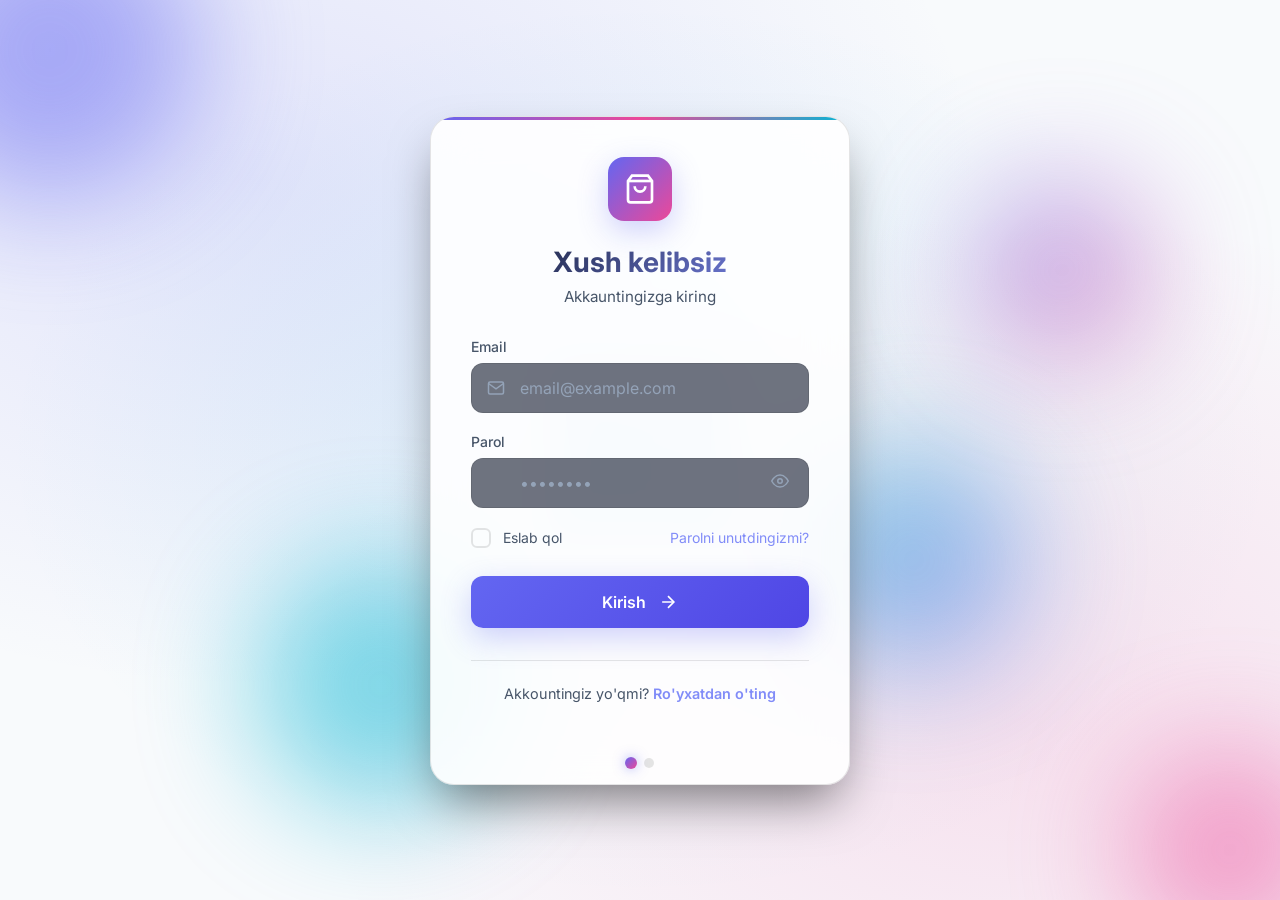
<file: pages/loginPage.html>
<!DOCTYPE html>
<html lang="uz">
<head>
    <meta charset="UTF-8">
    <meta name="viewport" content="width=device-width, initial-scale=1.0">
    <meta name="description" content="E-Commerce tizimiga kirish">
    <title>Kirish | E-Commerce</title>
    <link rel="stylesheet" href="../styles/loginPage.css">
</head>
<body>
    <main class="login-wrapper">
        <div class="scene">
            <div class="cube">
                <span class="cube__face cube__face--front"></span>
                <span class="cube__face cube__face--back"></span>
                <span class="cube__face cube__face--right"></span>
                <span class="cube__face cube__face--left"></span>
                <span class="cube__face cube__face--top"></span>
                <span class="cube__face cube__face--bottom"></span>
            </div>
        </div>

        <div class="shapes">
            <div class="shape shape--1"></div>
            <div class="shape shape--2"></div>
            <div class="shape shape--3"></div>
            <div class="shape shape--4"></div>
            <div class="shape shape--5"></div>
        </div>

        <div class="card-container">
            <article class="login-card" id="loginCard">
                <div class="card-flipper">
                    <section class="card-face card-face--signin">
                        <header class="login-card__header">
                            <figure class="login-card__logo">
                                <svg viewBox="0 0 24 24" fill="none" stroke="currentColor" stroke-width="2" aria-hidden="true">
                                    <path d="M6 2L3 6v14a2 2 0 0 0 2 2h14a2 2 0 0 0 2-2V6l-3-4z"/>
                                    <line x1="3" y1="6" x2="21" y2="6"/>
                                    <path d="M16 10a4 4 0 0 1-8 0"/>
                                </svg>
                            </figure>
                            <h1 class="login-card__title">Xush kelibsiz</h1>
                            <p class="login-card__subtitle">Akkauntingizga kiring</p>
                        </header>

                        <form class="login-form" data-form="signin" action="#" method="POST" novalidate>
                            <div class="form-group">
                                <label for="signin-email" class="form-label">Email</label>
                                <div class="input-wrapper">
                                    <input 
                                        type="email" 
                                        id="signin-email" 
                                        name="email" 
                                        class="form-input" 
                                        placeholder="email@example.com"
                                        required
                                        autocomplete="email"
                                    >
                                    <span class="input-icon">
                                        <svg viewBox="0 0 24 24" fill="none" stroke="currentColor" stroke-width="2">
                                            <path d="M4 4h16c1.1 0 2 .9 2 2v12c0 1.1-.9 2-2 2H4c-1.1 0-2-.9-2-2V6c0-1.1.9-2 2-2z"/>
                                            <polyline points="22,6 12,13 2,6"/>
                                        </svg>
                                    </span>
                                </div>
                            </div>

                            <div class="form-group">
                                <label for="signin-password" class="form-label">Parol</label>
                                <div class="input-wrapper">
                                    <input 
                                        type="password" 
                                        id="signin-password" 
                                        name="password" 
                                        class="form-input" 
                                        placeholder="••••••••"
                                        required
                                        autocomplete="current-password"
                                    >
                                    <button type="button" class="toggle-password" aria-label="Parolni ko'rsatish">
                                        <svg class="eye-open" viewBox="0 0 24 24" fill="none" stroke="currentColor" stroke-width="2">
                                            <path d="M1 12s4-8 11-8 11 8 11 8-4 8-11 8-11-8-11-8z"/>
                                            <circle cx="12" cy="12" r="3"/>
                                        </svg>
                                        <svg class="eye-closed hidden" viewBox="0 0 24 24" fill="none" stroke="currentColor" stroke-width="2">
                                            <path d="M17.94 17.94A10.07 10.07 0 0 1 12 20c-7 0-11-8-11-8a18.45 18.45 0 0 1 5.06-5.94M9.9 4.24A9.12 9.12 0 0 1 12 4c7 0 11 8 11 8a18.5 18.5 0 0 1-2.16 3.19m-6.72-1.07a3 3 0 1 1-4.24-4.24"/>
                                            <line x1="1" y1="1" x2="23" y2="23"/>
                                        </svg>
                                    </button>
                                </div>
                            </div>

                            <div class="form-row">
                                <label class="checkbox-wrapper">
                                    <input type="checkbox" name="remember" class="checkbox-input">
                                    <span class="checkbox-custom"></span>
                                    <span class="checkbox-label">Eslab qol</span>
                                </label>
                                <a href="#" class="forgot-link">Parolni unutdingizmi?</a>
                            </div>

                            <button type="submit" class="submit-btn">
                                <span class="submit-btn__text">Kirish</span>
                                <span class="submit-btn__icon">
                                    <svg viewBox="0 0 24 24" fill="none" stroke="currentColor" stroke-width="2">
                                        <line x1="5" y1="12" x2="19" y2="12"/>
                                        <polyline points="12 5 19 12 12 19"/>
                                    </svg>
                                </span>
                            </button>
                        </form>

                        <footer class="login-card__footer">
                            <p class="switch-text">
                                Akkountingiz yo'qmi? 
                                <button type="button" class="switch-btn" data-target="signup">Ro'yxatdan o'ting</button>
                            </p>
                        </footer>
                    </section>

                    <section class="card-face card-face--signup">
                        <header class="login-card__header">
                            <figure class="login-card__logo">
                                <svg viewBox="0 0 24 24" fill="none" stroke="currentColor" stroke-width="2" aria-hidden="true">
                                    <path d="M6 2L3 6v14a2 2 0 0 0 2 2h14a2 2 0 0 0 2-2V6l-3-4z"/>
                                    <line x1="3" y1="6" x2="21" y2="6"/>
                                    <path d="M16 10a4 4 0 0 1-8 0"/>
                                </svg>
                            </figure>
                            <h1 class="login-card__title">Akkount yarating</h1>
                            <p class="login-card__subtitle">Bepul ro'yxatdan o'ting</p>
                        </header>

                        <form class="login-form" data-form="signup" action="#" method="POST" novalidate>
                            <div class="form-group">
                                <label for="signup-name" class="form-label">To'liq ismingiz</label>
                                <div class="input-wrapper">
                                    <input 
                                        type="text" 
                                        id="signup-name" 
                                        name="name" 
                                        class="form-input" 
                                        placeholder="Ali Valiyev"
                                        required
                                        autocomplete="name"
                                    >
                                    <span class="input-icon">
                                        <svg viewBox="0 0 24 24" fill="none" stroke="currentColor" stroke-width="2">
                                            <path d="M20 21v-2a4 4 0 0 0-4-4H8a4 4 0 0 0-4 4v2"/>
                                            <circle cx="12" cy="7" r="4"/>
                                        </svg>
                                    </span>
                                </div>
                            </div>

                            <div class="form-group">
                                <label for="signup-email" class="form-label">Email</label>
                                <div class="input-wrapper">
                                    <input 
                                        type="email" 
                                        id="signup-email" 
                                        name="email" 
                                        class="form-input" 
                                        placeholder="email@example.com"
                                        required
                                        autocomplete="email"
                                    >
                                    <span class="input-icon">
                                        <svg viewBox="0 0 24 24" fill="none" stroke="currentColor" stroke-width="2">
                                            <path d="M4 4h16c1.1 0 2 .9 2 2v12c0 1.1-.9 2-2 2H4c-1.1 0-2-.9-2-2V6c0-1.1.9-2 2-2z"/>
                                            <polyline points="22,6 12,13 2,6"/>
                                        </svg>
                                    </span>
                                </div>
                            </div>

                            <div class="form-group">
                                <label for="signup-password" class="form-label">Parol</label>
                                <div class="input-wrapper">
                                    <input 
                                        type="password" 
                                        id="signup-password" 
                                        name="password" 
                                        class="form-input" 
                                        placeholder="Min 8 belgi"
                                        required
                                        autocomplete="new-password"
                                        minlength="8"
                                    >
                                    <button type="button" class="toggle-password" aria-label="Parolni ko'rsatish">
                                        <svg class="eye-open" viewBox="0 0 24 24" fill="none" stroke="currentColor" stroke-width="2">
                                            <path d="M1 12s4-8 11-8 11 8 11 8-4 8-11 8-11-8-11-8z"/>
                                            <circle cx="12" cy="12" r="3"/>
                                        </svg>
                                        <svg class="eye-closed hidden" viewBox="0 0 24 24" fill="none" stroke="currentColor" stroke-width="2">
                                            <path d="M17.94 17.94A10.07 10.07 0 0 1 12 20c-7 0-11-8-11-8a18.45 18.45 0 0 1 5.06-5.94M9.9 4.24A9.12 9.12 0 0 1 12 4c7 0 11 8 11 8a18.5 18.5 0 0 1-2.16 3.19m-6.72-1.07a3 3 0 1 1-4.24-4.24"/>
                                            <line x1="1" y1="1" x2="23" y2="23"/>
                                        </svg>
                                    </button>
                                </div>
                            </div>

                            <label class="checkbox-wrapper">
                                <input type="checkbox" name="terms" class="checkbox-input" required>
                                <span class="checkbox-custom"></span>
                                <span class="checkbox-label">
                                    <a href="#" class="terms-link">Foydalanish shartlari</a> bilan roziman
                                </span>
                            </label>

                            <button type="submit" class="submit-btn submit-btn--signup">
                                <span class="submit-btn__text">Ro'yxatdan o'tish</span>
                                <span class="submit-btn__icon">
                                    <svg viewBox="0 0 24 24" fill="none" stroke="currentColor" stroke-width="2">
                                        <path d="M16 21v-2a4 4 0 0 0-4-4H5a4 4 0 0 0-4 4v2"/>
                                        <circle cx="8.5" cy="7" r="4"/>
                                        <line x1="20" y1="8" x2="20" y2="14"/>
                                        <line x1="23" y1="11" x2="17" y2="11"/>
                                    </svg>
                                </span>
                            </button>
                        </form>

                        <footer class="login-card__footer">
                            <p class="switch-text">
                                Akkountingiz bormi? 
                                <button type="button" class="switch-btn" data-target="signin">Kirish</button>
                            </p>
                        </footer>
                    </section>
                </div>

                <div class="progress-indicator">
                    <button class="progress-dot active" data-form="signin" aria-label="Sign In"></button>
                    <button class="progress-dot" data-form="signup" aria-label="Sign Up"></button>
                </div>
            </article>
        </div>
    </main>

    <script src="../scripts/loginPage.js"></script>
</body>
</html>
</file>
<file: styles/loginPage.css>
@import url('https://fonts.googleapis.com/css2?family=Inter:wght@300;400;500;600;700&display=swap');

:root {
    --primary: #6366f1;
    --primary-dark: #4f46e5;
    --primary-light: #818cf8;
    --secondary: #ec4899;
    --accent: #06b6d4;
    --bg-dark: #0f172a;
    --bg-card: rgba(30, 41, 59, 0.8);
    --text-primary: #f8fafc;
    --text-secondary: #94a3b8;
    --text-muted: #64748b;
    --border: rgba(148, 163, 184, 0.2);
    --shadow: 0 25px 50px -12px rgba(0, 0, 0, 0.5);
    --transition: all 0.3s cubic-bezier(0.4, 0, 0.2, 1);
}

* {
    margin: 0;
    padding: 0;
    box-sizing: border-box;
}

html {
    font-size: 16px;
}

body {
    font-family: 'Inter', -apple-system, BlinkMacSystemFont, sans-serif;
    background: var(--bg-dark);
    min-height: 100vh;
    overflow-x: hidden;
}

.login-wrapper {
    position: relative;
    width: 100%;
    min-height: 100vh;
    display: flex;
    align-items: center;
    justify-content: center;
    padding: 1rem;
    overflow: hidden;
}

.login-wrapper::before {
    content: '';
    position: absolute;
    top: 0;
    left: 0;
    right: 0;
    bottom: 0;
    background: 
        radial-gradient(ellipse at 20% 20%, rgba(99, 102, 241, 0.15) 0%, transparent 50%),
        radial-gradient(ellipse at 80% 80%, rgba(236, 72, 153, 0.15) 0%, transparent 50%),
        radial-gradient(ellipse at 50% 50%, rgba(6, 182, 212, 0.1) 0%, transparent 70%);
    z-index: 0;
    animation: bgPulse 8s ease-in-out infinite;
}

@keyframes bgPulse {
    0%, 100% { opacity: 1; }
    50% { opacity: 0.7; }
}

.scene {
    position: fixed;
    top: 50%;
    left: 50%;
    transform: translate(-50%, -50%);
    width: 300px;
    height: 300px;
    perspective: 600px;
    pointer-events: none;
    z-index: 0;
}

.cube {
    width: 100%;
    height: 100%;
    position: relative;
    transform-style: preserve-3d;
    animation: cubeRotate 20s linear infinite;
}

@keyframes cubeRotate {
    0% { transform: rotateX(0deg) rotateY(0deg); }
    100% { transform: rotateX(360deg) rotateY(360deg); }
}

.cube__face {
    position: absolute;
    width: 150px;
    height: 150px;
    border: 1px solid rgba(99, 102, 241, 0.3);
    background: linear-gradient(135deg, rgba(99, 102, 241, 0.1), rgba(6, 182, 212, 0.1));
    backdrop-filter: blur(2px);
    top: 50%;
    left: 50%;
    margin-top: -75px;
    margin-left: -75px;
}

.cube__face--front { transform: translateZ(75px); }
.cube__face--back { transform: rotateY(180deg) translateZ(75px); }
.cube__face--right { transform: rotateY(90deg) translateZ(75px); }
.cube__face--left { transform: rotateY(-90deg) translateZ(75px); }
.cube__face--top { transform: rotateX(90deg) translateZ(75px); }
.cube__face--bottom { transform: rotateX(-90deg) translateZ(75px); }

.shapes {
    position: fixed;
    top: 0;
    left: 0;
    width: 100%;
    height: 100%;
    pointer-events: none;
    z-index: 0;
    overflow: hidden;
}

.shape {
    position: absolute;
    border-radius: 50%;
    filter: blur(60px);
    opacity: 0.5;
    animation: floatShape 15s ease-in-out infinite;
}

.shape--1 {
    width: 300px;
    height: 300px;
    background: var(--primary);
    top: -100px;
    left: -100px;
    animation-delay: 0s;
}

.shape--2 {
    width: 200px;
    height: 200px;
    background: var(--secondary);
    bottom: -50px;
    right: -50px;
    animation-delay: -3s;
}

.shape--3 {
    width: 250px;
    height: 250px;
    background: var(--accent);
    bottom: 10%;
    left: 20%;
    animation-delay: -6s;
}

.shape--4 {
    width: 180px;
    height: 180px;
    background: linear-gradient(135deg, var(--primary), var(--secondary));
    top: 20%;
    right: 10%;
    animation-delay: -9s;
}

.shape--5 {
    width: 220px;
    height: 220px;
    background: linear-gradient(135deg, var(--accent), var(--primary));
    top: 50%;
    right: 20%;
    animation-delay: -12s;
}

@keyframes floatShape {
    0%, 100% { transform: translate(0, 0) scale(1); }
    25% { transform: translate(30px, -30px) scale(1.1); }
    50% { transform: translate(-20px, 20px) scale(0.9); }
    75% { transform: translate(20px, 10px) scale(1.05); }
}

.card-container {
    position: relative;
    z-index: 10;
    width: 100%;
    max-width: 420px;
    perspective: 2000px;
}

.login-card {
    position: relative;
    width: 100%;
    background: var(--bg-card);
    backdrop-filter: blur(20px);
    border: 1px solid var(--border);
    border-radius: 24px;
    box-shadow: var(--shadow);
    overflow: hidden;
}

.login-card::before {
    content: '';
    position: absolute;
    top: 0;
    left: 0;
    right: 0;
    height: 3px;
    background: linear-gradient(90deg, var(--primary), var(--secondary), var(--accent));
    z-index: 100;
    pointer-events: none;
}

.card-flipper {
    position: relative;
    width: 100%;
    transform-style: preserve-3d;
    transition: transform 0.8s cubic-bezier(0.4, 0, 0.2, 1);
}

.login-card.is-flipped .card-flipper {
    transform: rotateY(180deg);
}

.card-face {
    position: relative;
    backface-visibility: hidden;
    -webkit-backface-visibility: hidden;
    padding: 2.5rem;
    width: 100%;
    max-height: 80vh;
    overflow-y: auto;
    -ms-overflow-style: none;
    scrollbar-width: none;
}

.card-face::-webkit-scrollbar {
    display: none;
}

.card-face::-webkit-scrollbar {
    width: 6px;
}

.card-face::-webkit-scrollbar-track {
    background: transparent;
}

.card-face::-webkit-scrollbar-thumb {
    background: var(--border);
    border-radius: 3px;
}

.card-face::-webkit-scrollbar-thumb:hover {
    background: var(--primary);
}

.card-face--signup {
    position: absolute;
    top: 0;
    left: 0;
    width: 100%;
    transform: rotateY(180deg);
    visibility: hidden;
    opacity: 0;
}

.login-card.is-flipped .card-face--signup {
    visibility: visible;
    opacity: 1;
}

.login-card:not(.is-flipped) .card-face--signin {
    visibility: visible;
    opacity: 1;
}

.login-card:not(.is-flipped) .card-face--signup {
    visibility: hidden;
    opacity: 0;
}

.login-card.is-flipped .card-face--signin {
    visibility: hidden;
    opacity: 0;
}

.login-card__header {
    text-align: center;
    margin-bottom: 2rem;
}

.login-card__logo {
    width: 64px;
    height: 64px;
    margin: 0 auto 1.5rem;
    background: linear-gradient(135deg, var(--primary), var(--secondary));
    border-radius: 16px;
    display: flex;
    align-items: center;
    justify-content: center;
    color: white;
    box-shadow: 0 10px 30px rgba(99, 102, 241, 0.3);
}

.login-card__logo svg {
    width: 32px;
    height: 32px;
}

.login-card__title {
    font-size: 1.75rem;
    font-weight: 700;
    color: var(--text-primary);
    margin-bottom: 0.5rem;
    background: linear-gradient(135deg, var(--text-primary), var(--primary-light));
    -webkit-background-clip: text;
    -webkit-text-fill-color: transparent;
    background-clip: text;
}

.login-card__subtitle {
    font-size: 0.95rem;
    color: var(--text-secondary);
}

.login-form {
    display: flex;
    flex-direction: column;
    gap: 1.25rem;
}

.form-group {
    display: flex;
    flex-direction: column;
    gap: 0.5rem;
}

.form-label {
    font-size: 0.875rem;
    font-weight: 500;
    color: var(--text-secondary);
    transition: var(--transition);
}

.form-group:focus-within .form-label {
    color: var(--primary-light);
}

.input-wrapper {
    position: relative;
    display: flex;
    align-items: center;
}

.form-input {
    width: 100%;
    padding: 0.875rem 1rem 0.875rem 3rem;
    background: rgba(15, 23, 42, 0.6);
    border: 1px solid var(--border);
    border-radius: 12px;
    font-family: inherit;
    font-size: 1rem;
    color: var(--text-primary);
    transition: var(--transition);
}

.form-input::placeholder {
    color: var(--text-muted);
}

.form-input:focus {
    outline: none;
    border-color: var(--primary);
    box-shadow: 0 0 0 3px rgba(99, 102, 241, 0.2);
}

.input-icon {
    position: absolute;
    left: 1rem;
    width: 18px;
    height: 18px;
    color: var(--text-muted);
    transition: var(--transition);
}

.form-group:focus-within .input-icon {
    color: var(--primary);
}

.toggle-password {
    position: absolute;
    right: 1rem;
    background: none;
    border: none;
    padding: 0.25rem;
    cursor: pointer;
    color: var(--text-muted);
    transition: var(--transition);
}

.toggle-password:hover {
    color: var(--primary-light);
}

.toggle-password svg {
    width: 18px;
    height: 18px;
}

.toggle-password .hidden {
    display: none;
}

.form-row {
    display: flex;
    justify-content: space-between;
    align-items: center;
    flex-wrap: wrap;
    gap: 0.75rem;
}

.checkbox-wrapper {
    display: flex;
    align-items: center;
    gap: 0.75rem;
    cursor: pointer;
    position: relative;
}

.checkbox-input {
    position: absolute;
    opacity: 0;
    width: 0;
    height: 0;
}

.checkbox-custom {
    width: 20px;
    height: 20px;
    border: 2px solid var(--border);
    border-radius: 6px;
    display: flex;
    align-items: center;
    justify-content: center;
    transition: var(--transition);
    flex-shrink: 0;
}

.checkbox-custom::after {
    content: '';
    width: 10px;
    height: 10px;
    background: linear-gradient(135deg, var(--primary), var(--secondary));
    border-radius: 3px;
    transform: scale(0);
    transition: var(--transition);
}

.checkbox-input:checked + .checkbox-custom {
    border-color: var(--primary);
}

.checkbox-input:checked + .checkbox-custom::after {
    transform: scale(1);
}

.checkbox-label {
    font-size: 0.875rem;
    color: var(--text-secondary);
}

.terms-link {
    color: var(--primary-light);
    text-decoration: none;
}

.forgot-link {
    font-size: 0.875rem;
    color: var(--primary-light);
    text-decoration: none;
    transition: var(--transition);
}

.forgot-link:hover {
    color: var(--primary);
}

.submit-btn {
    width: 100%;
    padding: 1rem;
    margin-top: 0.5rem;
    background: linear-gradient(135deg, var(--primary), var(--primary-dark));
    border: none;
    border-radius: 12px;
    font-family: inherit;
    font-size: 1rem;
    font-weight: 600;
    color: white;
    cursor: pointer;
    display: flex;
    align-items: center;
    justify-content: center;
    gap: 0.75rem;
    position: relative;
    overflow: hidden;
    transition: var(--transition);
    box-shadow: 0 10px 30px rgba(99, 102, 241, 0.3);
}

.submit-btn::before {
    content: '';
    position: absolute;
    top: 0;
    left: -100%;
    width: 100%;
    height: 100%;
    background: linear-gradient(90deg, transparent, rgba(255, 255, 255, 0.2), transparent);
    transition: var(--transition);
}

.submit-btn:hover {
    transform: translateY(-3px);
    box-shadow: 0 15px 40px rgba(99, 102, 241, 0.4);
}

.submit-btn:hover::before {
    left: 100%;
}

.submit-btn--signup {
    background: linear-gradient(135deg, var(--secondary), var(--primary));
}

.submit-btn--signup:hover {
    box-shadow: 0 15px 40px rgba(236, 72, 153, 0.4);
}

.submit-btn__icon {
    width: 20px;
    height: 20px;
    display: flex;
    align-items: center;
    justify-content: center;
    transition: var(--transition);
}

.submit-btn:hover .submit-btn__icon {
    transform: translateX(5px);
}

.submit-btn__icon svg {
    width: 100%;
    height: 100%;
}

.login-card__footer {
    margin-top: 2rem;
    text-align: center;
    padding-top: 1.5rem;
    border-top: 1px solid var(--border);
}

.switch-text {
    font-size: 0.9rem;
    color: var(--text-secondary);
}

.switch-btn {
    background: none;
    border: none;
    color: var(--primary-light);
    font-weight: 600;
    font-family: inherit;
    font-size: inherit;
    cursor: pointer;
    transition: var(--transition);
}

.switch-btn:hover {
    color: var(--primary);
}

.progress-indicator {
    display: flex;
    justify-content: center;
    gap: 0.5rem;
    padding: 1rem 2.5rem;
}

.progress-dot {
    width: 10px;
    height: 10px;
    border-radius: 50%;
    background: var(--border);
    transition: var(--transition);
    cursor: pointer;
    border: none;
}

.progress-dot.active {
    background: linear-gradient(135deg, var(--primary), var(--secondary));
    box-shadow: 0 0 10px rgba(99, 102, 241, 0.5);
    transform: scale(1.2);
}

.progress-dot:hover {
    background: var(--primary-light);
}

@media (max-width: 992px) {
    .card-container {
        max-width: 400px;
    }

    .scene {
        width: 250px;
        height: 250px;
        opacity: 0.7;
    }

    .cube__face {
        width: 125px;
        height: 125px;
        margin-top: -62.5px;
        margin-left: -62.5px;
    }

    .cube__face--front { transform: translateZ(62.5px); }
    .cube__face--back { transform: rotateY(180deg) translateZ(62.5px); }
    .cube__face--right { transform: rotateY(90deg) translateZ(62.5px); }
    .cube__face--left { transform: rotateY(-90deg) translateZ(62.5px); }
    .cube__face--top { transform: rotateX(90deg) translateZ(62.5px); }
    .cube__face--bottom { transform: rotateX(-90deg) translateZ(62.5px); }

    .shape--1 { width: 250px; height: 250px; }
    .shape--2 { width: 180px; height: 180px; }
    .shape--3 { width: 200px; height: 200px; }
    .shape--4 { width: 150px; height: 150px; }
    .shape--5 { width: 180px; height: 180px; }
}

@media (max-width: 768px) {
    .card-face {
        padding: 2rem;
    }

    .login-card__logo {
        width: 56px;
        height: 56px;
    }

    .login-card__logo svg {
        width: 28px;
        height: 28px;
    }

    .login-card__title {
        font-size: 1.6rem;
    }

    .login-card__subtitle {
        font-size: 0.9rem;
    }

    .form-input {
        padding: 0.8rem 1rem 0.8rem 2.75rem;
        font-size: 0.95rem;
    }

    .scene {
        width: 220px;
        height: 220px;
        opacity: 0.5;
    }

    .cube__face {
        width: 110px;
        height: 110px;
        margin-top: -55px;
        margin-left: -55px;
    }

    .cube__face--front { transform: translateZ(55px); }
    .cube__face--back { transform: rotateY(180deg) translateZ(55px); }
    .cube__face--right { transform: rotateY(90deg) translateZ(55px); }
    .cube__face--left { transform: rotateY(-90deg) translateZ(55px); }
    .cube__face--top { transform: rotateX(90deg) translateZ(55px); }
    .cube__face--bottom { transform: rotateX(-90deg) translateZ(55px); }

    .shape {
        filter: blur(40px);
        opacity: 0.4;
    }

    .shape--1 { width: 200px; height: 200px; top: -80px; left: -80px; }
    .shape--2 { width: 150px; height: 150px; }
    .shape--3 { width: 180px; height: 180px; }
    .shape--4 { width: 120px; height: 120px; }
    .shape--5 { width: 150px; height: 150px; }
}

@media (max-width: 480px) {
    .login-wrapper {
        padding: 0.75rem;
    }

    .card-container {
        max-width: 100%;
    }

    .card-face {
        padding: 1.5rem;
        max-height: 85vh;
    }

    .progress-indicator {
        padding: 0.75rem 1.5rem;
    }

    .progress-dot {
        width: 8px;
        height: 8px;
    }

    .login-card__logo {
        width: 48px;
        height: 48px;
        margin-bottom: 1rem;
    }

    .login-card__logo svg {
        width: 24px;
        height: 24px;
    }

    .login-card__title {
        font-size: 1.4rem;
        margin-bottom: 0.25rem;
    }

    .login-card__subtitle {
        font-size: 0.85rem;
    }

    .login-form {
        gap: 1rem;
    }

    .form-label {
        font-size: 0.8rem;
    }

    .form-input {
        padding: 0.75rem 1rem 0.75rem 2.5rem;
        font-size: 0.9rem;
    }

    .checkbox-label {
        font-size: 0.8rem;
    }

    .forgot-link {
        font-size: 0.8rem;
    }

    .submit-btn {
        padding: 0.875rem;
        font-size: 0.95rem;
    }

    .switch-text {
        font-size: 0.85rem;
    }

    .form-row {
        flex-direction: column;
        align-items: flex-start;
        gap: 0.5rem;
    }

    .scene {
        display: none;
    }

    .shape {
        filter: blur(30px);
        opacity: 0.3;
    }

    .shape--1 { width: 150px; height: 150px; }
    .shape--2 { width: 100px; height: 100px; }
    .shape--3 { width: 120px; height: 120px; }
    .shape--4 { width: 80px; height: 80px; }
    .shape--5 { width: 100px; height: 100px; }

    .login-wrapper {
        padding-top: 1rem;
    }

    .login-card {
        margin-top: 0;
    }

    .login-card__header {
        margin-bottom: 1.5rem;
    }

    .login-card__footer {
        margin-top: 1.5rem;
        padding-top: 1rem;
    }
}

@media (min-width: 1440px) {
    .card-face {
        padding: 3rem;
    }

    .login-card__title {
        font-size: 2rem;
    }

    .scene {
        width: 400px;
        height: 400px;
    }

    .cube__face {
        width: 200px;
        height: 200px;
        margin-top: -100px;
        margin-left: -100px;
    }

    .cube__face--front { transform: translateZ(100px); }
    .cube__face--back { transform: rotateY(180deg) translateZ(100px); }
    .cube__face--right { transform: rotateY(90deg) translateZ(100px); }
    .cube__face--left { transform: rotateY(-90deg) translateZ(100px); }
    .cube__face--top { transform: rotateX(90deg) translateZ(100px); }
    .cube__face--bottom { transform: rotateX(-90deg) translateZ(100px); }
}

@media (prefers-reduced-motion: reduce) {
    *, *::before, *::after {
        animation-duration: 0.01ms !important;
        animation-iteration-count: 1 !important;
        transition-duration: 0.01ms !important;
    }
}

@media (prefers-color-scheme: light) {
    :root {
        --bg-dark: #f8fafc;
        --bg-card: rgba(255, 255, 255, 0.9);
        --text-primary: #0f172a;
        --text-secondary: #475569;
        --text-muted: #94a3b8;
        --border: rgba(0, 0, 0, 0.1);
    }
}
</file>
